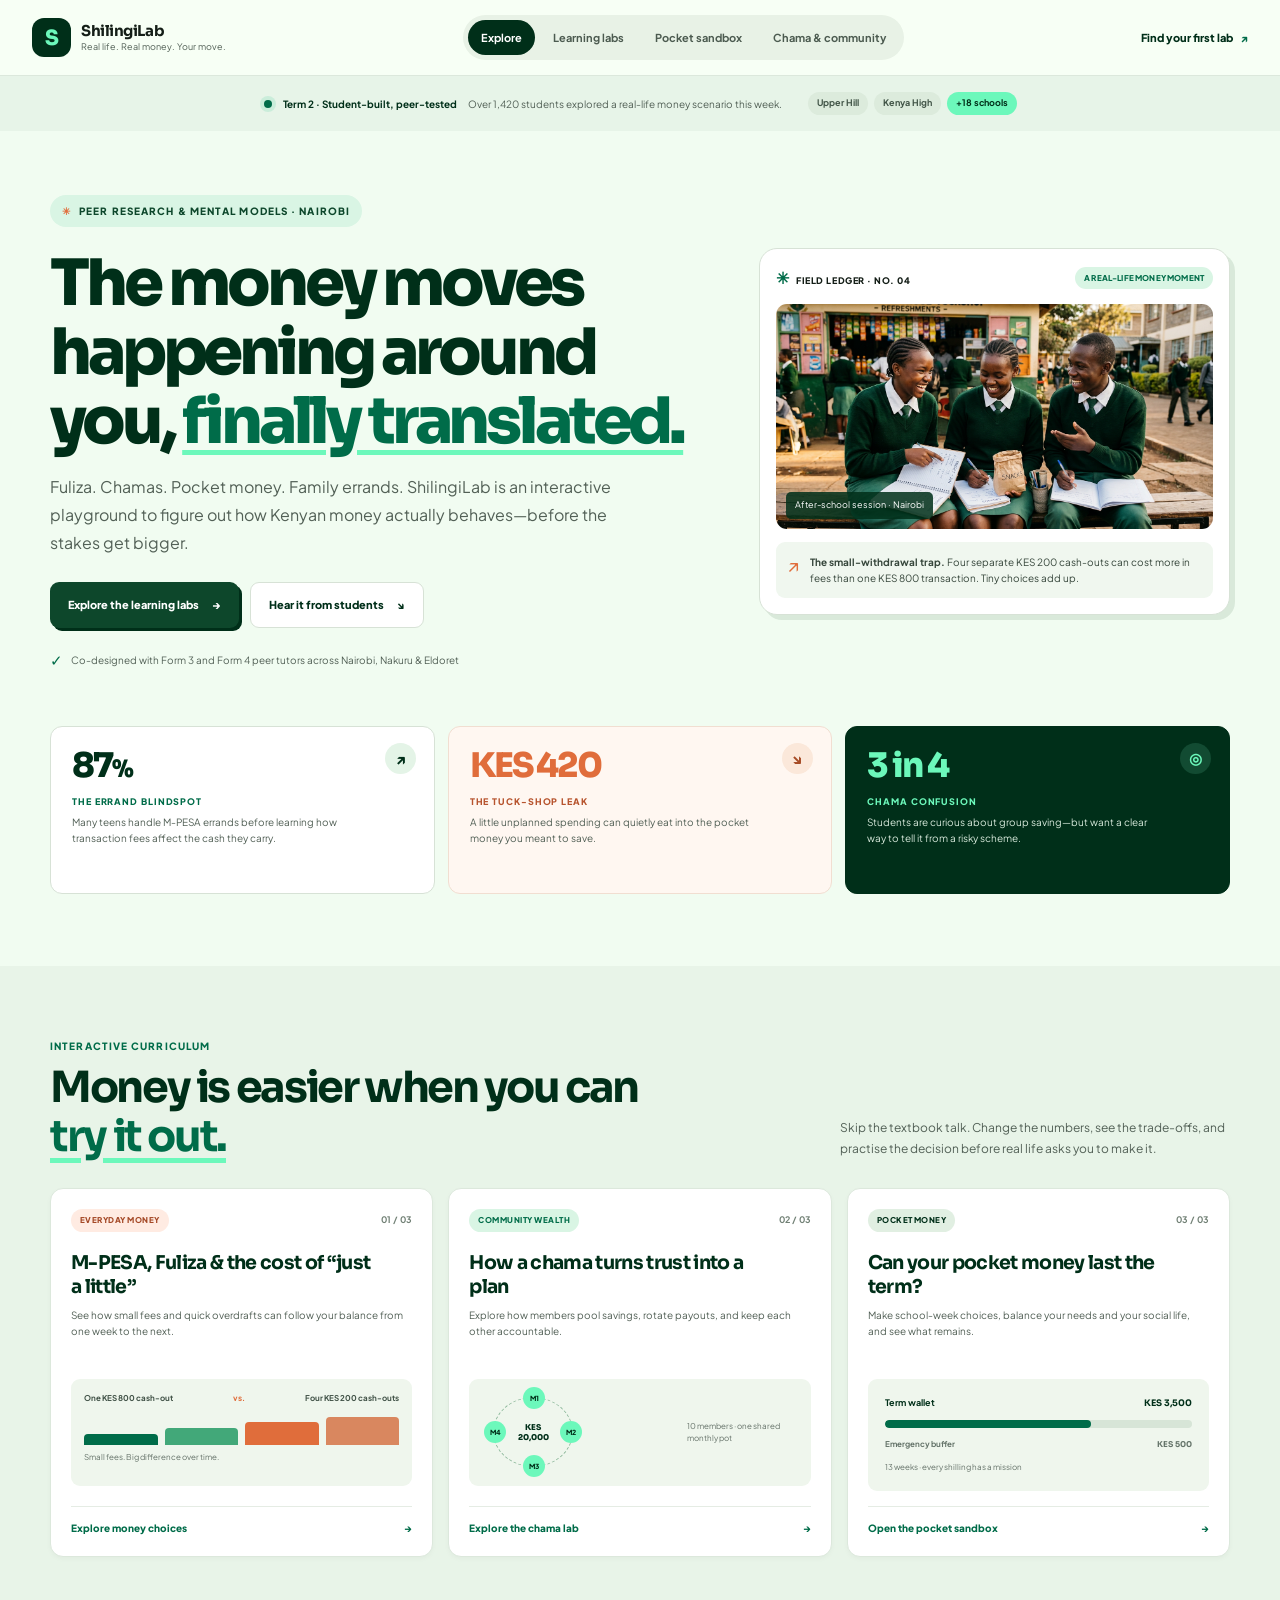
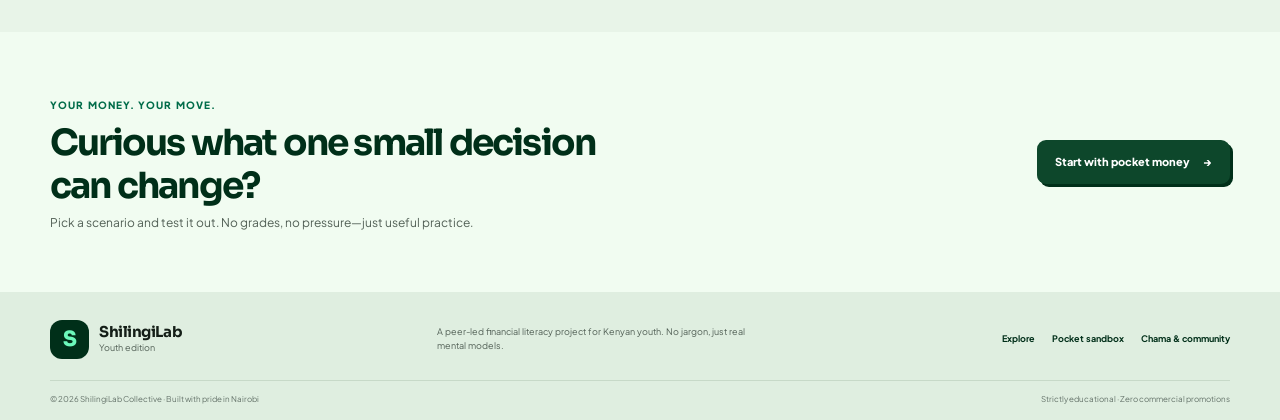
<file: index.html>
<!doctype html>
<html lang="en">
<head>
  <meta charset="utf-8">
  <meta name="viewport" content="width=device-width, initial-scale=1">
  <meta name="theme-color" content="#f1fcf1">
  <meta name="description" content="ShilingiLab makes real Kenyan money moments easier to understand through interactive, student-led financial learning.">
  <title>ShilingiLab — Money moves, made clear</title>
  <link rel="preconnect" href="https://fonts.googleapis.com">
  <link rel="preconnect" href="https://fonts.gstatic.com" crossorigin>
  <link href="https://fonts.googleapis.com/css2?family=Plus+Jakarta+Sans:wght@400;500;600;700;800&family=Sora:wght@600;700;800&display=swap" rel="stylesheet">
  <link rel="stylesheet" href="home.css">
  <script src="home.js" defer></script>
</head>
<body>
  <header class="site-header">
    <a class="brand" href="index.html" aria-label="ShilingiLab homepage"><span class="brand-mark" aria-hidden="true">S</span><span><strong>ShilingiLab</strong><small>Real life. Real money. Your move.</small></span></a>
    <button class="menu-toggle" type="button" aria-expanded="false" aria-controls="main-navigation" aria-label="Open navigation"><span></span><span></span><span></span></button>
    <nav class="main-nav" id="main-navigation" aria-label="Main navigation">
      <a class="active" href="index.html" aria-current="page">Explore</a>
      <a href="#learning-labs">Learning labs</a>
      <a href="pocket-money.html">Pocket sandbox</a>
      <a href="chama.html">Chama &amp; community</a>
    </nav>
    <a class="header-cta" href="#learning-labs">Find your first lab <span aria-hidden="true">↗</span></a>
  </header>

  <main>
    <section class="cohort-strip" aria-label="Student community update"><span class="pulse" aria-hidden="true"></span><strong>Term 2 · Student-built, peer-tested</strong><span class="strip-copy">Over 1,420 students explored a real-life money scenario this week.</span><div class="school-tags"><span>Upper Hill</span><span>Kenya High</span><span>+18 schools</span></div></section>

    <section class="hero wrap" aria-labelledby="hero-title">
      <div class="hero-copy">
        <span class="eyebrow"><span aria-hidden="true">✳</span> Peer research &amp; mental models · Nairobi</span>
        <h1 id="hero-title">The money moves happening around you, <em>finally translated.</em></h1>
        <p class="hero-lede">Fuliza. Chamas. Pocket money. Family errands. ShilingiLab is an interactive playground to figure out how Kenyan money actually behaves—before the stakes get bigger.</p>
        <div class="hero-actions"><a class="button button-primary" href="#learning-labs">Explore the learning labs <span aria-hidden="true">→</span></a><a class="button button-secondary" href="#field-note">Hear it from students <span aria-hidden="true">↘</span></a></div>
        <p class="proof"><span aria-hidden="true">✓</span> Co-designed with Form 3 and Form 4 peer tutors across Nairobi, Nakuru &amp; Eldoret</p>
      </div>
      <aside class="field-card" id="field-note" aria-label="Student field note">
        <div class="card-topline"><span><span class="spark" aria-hidden="true">✳</span> Field ledger · No. 04</span><span class="tag">A real-life money moment</span></div>
        <figure class="student-photo"><img src="assets/kenyan-student-budgeting.png" alt="Kenyan students sharing ideas about money and budgeting" fetchpriority="high"><figcaption>After-school session · Nairobi</figcaption></figure>
        <div class="lesson-note"><span class="note-icon" aria-hidden="true">↗</span><p><strong>The small-withdrawal trap.</strong> Four separate KES 200 cash-outs can cost more in fees than one KES 800 transaction. Tiny choices add up.</p></div>
      </aside>
    </section>

    <section class="impact wrap" aria-label="Money moments students are exploring">
      <article class="impact-card"><div class="impact-number">87<span>%</span></div><span class="impact-label">The errand blindspot</span><p>Many teens handle M-PESA errands before learning how transaction fees affect the cash they carry.</p><span class="impact-mark" aria-hidden="true">↗</span></article>
      <article class="impact-card impact-warm"><div class="impact-number">KES 420</div><span class="impact-label">The tuck-shop leak</span><p>A little unplanned spending can quietly eat into the pocket money you meant to save.</p><span class="impact-mark" aria-hidden="true">↘</span></article>
      <article class="impact-card impact-dark"><div class="impact-number">3 in 4</div><span class="impact-label">Chama confusion</span><p>Students are curious about group saving—but want a clear way to tell it from a risky scheme.</p><span class="impact-mark" aria-hidden="true">◎</span></article>
    </section>

    <section class="labs-section" id="learning-labs" aria-labelledby="labs-title">
      <div class="wrap">
        <div class="section-intro"><div><span class="section-kicker">Interactive curriculum</span><h2 id="labs-title">Money is easier when you can <em>try it out.</em></h2></div><p>Skip the textbook talk. Change the numbers, see the trade-offs, and practise the decision before real life asks you to make it.</p></div>
        <div class="lab-grid">
          <article class="lab-card">
            <div class="lab-meta"><span class="lab-type type-terra">Everyday money</span><span class="lab-index">01 / 03</span></div>
            <div><h3>M-PESA, Fuliza &amp; the cost of “just a little”</h3><p>See how small fees and quick overdrafts can follow your balance from one week to the next.</p></div>
            <div class="mini-visual fee-visual"><div class="mini-head"><span>One KES 800 cash-out</span><strong>vs.</strong><span>Four KES 200 cash-outs</span></div><div class="fee-bars"><i></i><i></i><i></i><i></i></div><span class="mini-foot">Small fees. Big difference over time.</span></div>
            <a class="lab-link" href="pocket-money.html#leak-detector">Explore money choices <span aria-hidden="true">→</span></a>
          </article>
          <article class="lab-card">
            <div class="lab-meta"><span class="lab-type type-mint">Community wealth</span><span class="lab-index">02 / 03</span></div>
            <div><h3>How a chama turns trust into a plan</h3><p>Explore how members pool savings, rotate payouts, and keep each other accountable.</p></div>
            <div class="mini-visual chama-visual"><div class="orbit"><span>M1</span><span>M2</span><span>M3</span><span>M4</span><b>KES<br>20,000</b></div><span class="mini-foot">10 members · one shared monthly pot</span></div>
            <a class="lab-link" href="chama.html">Explore the chama lab <span aria-hidden="true">→</span></a>
          </article>
          <article class="lab-card">
            <div class="lab-meta"><span class="lab-type type-forest">Pocket money</span><span class="lab-index">03 / 03</span></div>
            <div><h3>Can your pocket money last the term?</h3><p>Make school-week choices, balance your needs and your social life, and see what remains.</p></div>
            <div class="mini-visual wallet-visual"><div class="wallet-row"><span>Term wallet</span><strong>KES 3,500</strong></div><div class="wallet-track"><i></i></div><div class="wallet-row subdued"><span>Emergency buffer</span><strong>KES 500</strong></div><span class="mini-foot">13 weeks · every shilling has a mission</span></div>
            <a class="lab-link" href="pocket-money.html">Open the pocket sandbox <span aria-hidden="true">→</span></a>
          </article>
        </div>
      </div>
    </section>

    <section class="bottom-callout wrap"><div><span class="section-kicker">Your money. Your move.</span><h2>Curious what one small decision can change?</h2><p>Pick a scenario and test it out. No grades, no pressure—just useful practice.</p></div><a class="button button-primary" href="pocket-money.html">Start with pocket money <span aria-hidden="true">→</span></a></section>
  </main>

  <footer class="site-footer"><div class="footer-main wrap"><a class="brand" href="index.html" aria-label="ShilingiLab home"><span class="brand-mark" aria-hidden="true">S</span><span><strong>ShilingiLab</strong><small>Youth edition</small></span></a><p>A peer-led financial literacy project for Kenyan youth. No jargon, just real mental models.</p><nav aria-label="Footer navigation"><a href="index.html">Explore</a><a href="pocket-money.html">Pocket sandbox</a><a href="chama.html">Chama &amp; community</a></nav></div><div class="footer-bottom wrap"><span>© 2026 ShilingiLab Collective · Built with pride in Nairobi</span><span>Strictly educational · Zero commercial promotions</span></div></footer>
</body>
</html>
</file>
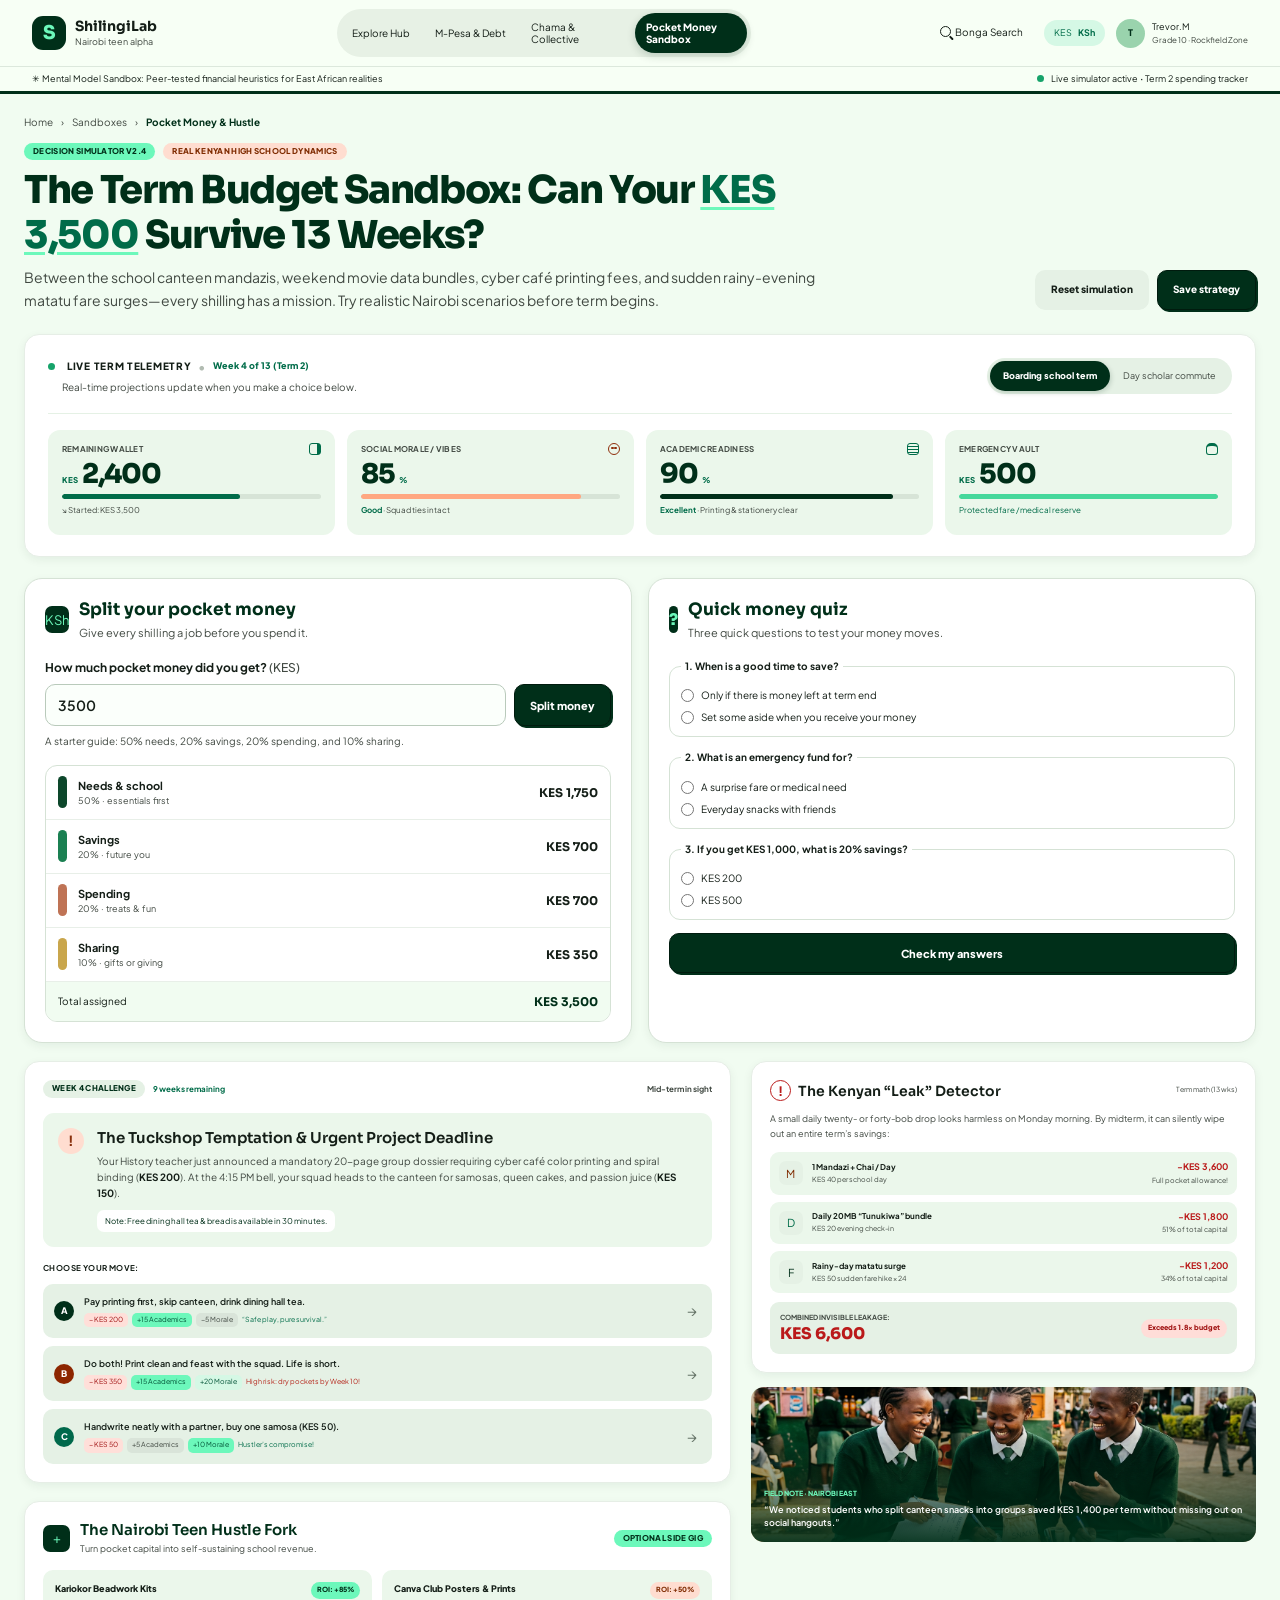
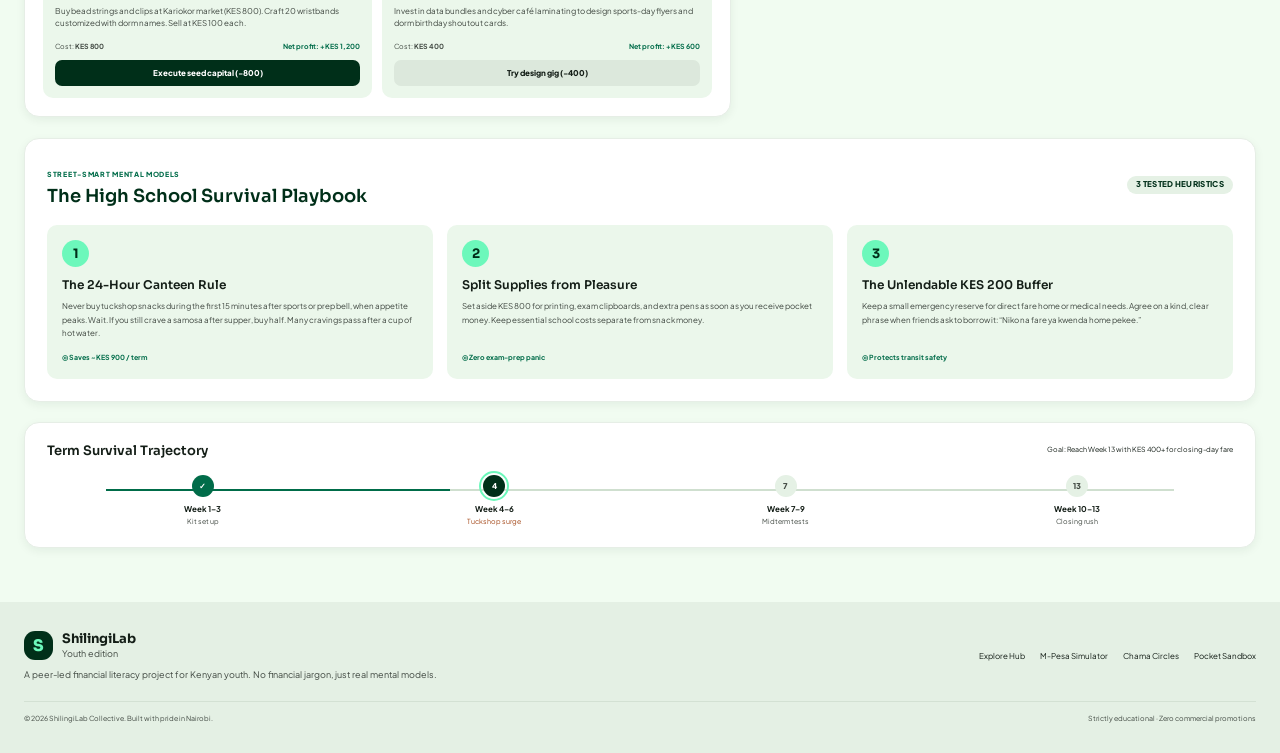
<file: pocket-money.html>
<!doctype html>
<html lang="en">
<head>
  <meta charset="utf-8">
  <meta name="viewport" content="width=device-width, initial-scale=1">
  <meta name="theme-color" content="#f1fcf1">
  <meta name="description" content="Practice smart school-term budgeting with an interactive Kenyan pocket-money simulator.">
  <title>ShilingiLab — Pocket Money Sandbox</title>
  <link rel="preconnect" href="https://fonts.googleapis.com">
  <link rel="preconnect" href="https://fonts.gstatic.com" crossorigin>
  <link href="https://fonts.googleapis.com/css2?family=Plus+Jakarta+Sans:wght@400;500;600;700;800&family=Sora:wght@600;700;800&display=swap" rel="stylesheet">
  <link rel="stylesheet" href="budget.css?v=money-tools">
  <script src="budget.js?v=money-tools" defer></script>
</head>
<body>
  <header class="site-header">
    <a class="brand" href="index.html#home" aria-label="ShilingiLab home">
      <span class="brand-mark" aria-hidden="true">S</span>
      <span><strong>ShilingiLab</strong><small>Nairobi teen alpha</small></span>
    </a>
    <nav class="main-nav" id="main-navigation" aria-label="Main navigation">
      <a href="index.html#home">Explore Hub</a>
      <a href="index.html#leak-detector">M-Pesa &amp; Debt</a>
      <a href="chama.html">Chama &amp; Collective</a>
      <a class="nav-active" href="index.html#home" aria-current="page">Pocket Money Sandbox</a>
    </nav>
    <div class="header-actions">
      <button class="search-button" id="search-button" type="button" aria-label="Search this learning guide"><span class="search-glyph" aria-hidden="true"></span><span>Bonga Search</span></button>
      <span class="currency">KES <b>KSh</b></span>
      <div class="profile-button"><span class="avatar" aria-hidden="true">T</span><span>Trevor.M<small>Grade 10 · Rockfield Zone</small></span></div>
    </div>
    <button class="menu-toggle" id="menu-toggle" type="button" aria-label="Open navigation" aria-expanded="false" aria-controls="main-navigation"><span class="menu-bars" aria-hidden="true"><i></i><i></i><i></i></span></button>
  </header>
  <div class="announcement">
    <span>✳ Mental Model Sandbox: Peer-tested financial heuristics for East African realities</span>
    <span class="announcement-status"><i aria-hidden="true"></i> Live simulator active <b>·</b> Term 2 spending tracker</span>
  </div>

  <main class="container" id="home">
    <section class="hero" aria-labelledby="page-title">
      <div class="hero-copy">
        <nav class="breadcrumb" aria-label="Breadcrumb"><a href="index.html#home">Home</a><span>›</span><a href="#telemetry">Sandboxes</a><span>›</span><strong>Pocket Money &amp; Hustle</strong></nav>
        <div class="hero-badges"><span class="badge badge-mint">Decision simulator v2.4</span><span class="badge badge-terra">Real Kenyan high school dynamics</span></div>
        <h1 id="page-title">The Term Budget Sandbox: Can Your <span>KES 3,500</span> Survive 13 Weeks?</h1>
        <p>Between the school canteen mandazis, weekend movie data bundles, cyber café printing fees, and sudden rainy-evening matatu fare surges—every shilling has a mission. Try realistic Nairobi scenarios before term begins.</p>
      </div>
      <div class="hero-actions">
        <button class="button button-light" id="reset-sim-btn" type="button">Reset simulation</button>
        <button class="button button-primary" id="save-play-btn" type="button">Save strategy</button>
      </div>
    </section>

    <section class="telemetry panel" id="telemetry" aria-labelledby="telemetry-title">
      <div class="telemetry-heading">
        <div>
          <div class="eyebrow-row"><span class="live-dot" aria-hidden="true"></span><h2 id="telemetry-title">Live term telemetry</h2><span class="dot-separator">•</span><span class="week-label" id="term-week-label">Week 4 of 13 (Term 2)</span></div>
          <p>Real-time projections update when you make a choice below.</p>
        </div>
        <div class="mode-switch" role="group" aria-label="School schedule">
          <button class="mode-button selected" id="mode-boarding" type="button" aria-pressed="true">Boarding school term</button>
          <button class="mode-button" id="mode-dayscholar" type="button" aria-pressed="false">Day scholar commute</button>
        </div>
      </div>
      <div class="metrics-grid">
        <article class="metric-card"><div class="metric-top"><span>Remaining wallet</span><span class="metric-indicator wallet-indicator" aria-hidden="true"></span></div><div class="metric-value"><small>KES</small><strong id="wallet-display">2,400</strong></div><div class="meter-track"><span id="wallet-progress-bar" style="width:69%"></span></div><p class="metric-foot">↘ Started: KES 3,500</p></article>
        <article class="metric-card"><div class="metric-top"><span>Social morale / vibes</span><span class="metric-indicator morale-indicator" aria-hidden="true"></span></div><div class="metric-value"><strong id="morale-display">85</strong><small>%</small></div><div class="meter-track terra-track"><span id="morale-progress-bar" style="width:85%"></span></div><p class="metric-foot"><b>Good</b> · Squad ties intact</p></article>
        <article class="metric-card"><div class="metric-top"><span>Academic readiness</span><span class="metric-indicator academic-indicator" aria-hidden="true"></span></div><div class="metric-value"><strong id="academic-display">90</strong><small>%</small></div><div class="meter-track dark-track"><span id="academic-progress-bar" style="width:90%"></span></div><p class="metric-foot"><b>Excellent</b> · Printing &amp; stationery clear</p></article>
        <article class="metric-card"><div class="metric-top"><span>Emergency vault</span><span class="metric-indicator vault-indicator" aria-hidden="true"></span></div><div class="metric-value"><small>KES</small><strong id="buffer-display">500</strong></div><div class="meter-track mint-track"><span style="width:100%"></span></div><p class="metric-foot mint-foot">Protected fare / medical reserve</p></article>
      </div>
    </section>

    <section class="money-lab" aria-label="Pocket money calculator and quiz">
      <section class="money-tool panel" aria-labelledby="money-calculator-title">
        <div class="section-heading"><span class="section-icon" aria-hidden="true">KSh</span><div><h2 id="money-calculator-title">Split your pocket money</h2><p>Give every shilling a job before you spend it.</p></div></div>
        <form id="money-calculator-form" class="money-calculator-form">
          <label for="pocket-money-amount">How much pocket money did you get? <span>(KES)</span></label>
          <div class="amount-entry"><input id="pocket-money-amount" name="amount" type="number" min="1" max="1000000" step="1" value="3500" required inputmode="numeric" aria-describedby="allocation-note"><button class="button button-primary" type="submit">Split money</button></div>
          <p id="allocation-note" class="allocation-note">A starter guide: 50% needs, 20% savings, 20% spending, and 10% sharing.</p>
        </form>
        <div class="allocation-results" id="allocation-results" aria-live="polite" aria-label="Suggested pocket money split">
          <div class="allocation-row"><span class="allocation-swatch needs-swatch" aria-hidden="true"></span><span><strong>Needs &amp; school</strong><small>50% · essentials first</small></span><b id="needs-amount">KES 1,750</b></div>
          <div class="allocation-row"><span class="allocation-swatch savings-swatch" aria-hidden="true"></span><span><strong>Savings</strong><small>20% · future you</small></span><b id="savings-amount">KES 700</b></div>
          <div class="allocation-row"><span class="allocation-swatch spending-swatch" aria-hidden="true"></span><span><strong>Spending</strong><small>20% · treats &amp; fun</small></span><b id="spending-amount">KES 700</b></div>
          <div class="allocation-row"><span class="allocation-swatch sharing-swatch" aria-hidden="true"></span><span><strong>Sharing</strong><small>10% · gifts or giving</small></span><b id="sharing-amount">KES 350</b></div>
          <div class="allocation-total"><span>Total assigned</span><strong id="allocation-total">KES 3,500</strong></div>
        </div>
      </section>

      <section class="money-tool panel" aria-labelledby="money-quiz-title">
        <div class="section-heading"><span class="section-icon quiz-icon" aria-hidden="true">?</span><div><h2 id="money-quiz-title">Quick money quiz</h2><p>Three quick questions to test your money moves.</p></div></div>
        <form id="money-quiz-form" class="money-quiz-form">
          <fieldset class="quiz-question"><legend>1. When is a good time to save?</legend><label><input type="radio" name="quiz-1" value="a"> Only if there is money left at term end</label><label><input type="radio" name="quiz-1" value="b"> Set some aside when you receive your money</label></fieldset>
          <fieldset class="quiz-question"><legend>2. What is an emergency fund for?</legend><label><input type="radio" name="quiz-2" value="a"> A surprise fare or medical need</label><label><input type="radio" name="quiz-2" value="b"> Everyday snacks with friends</label></fieldset>
          <fieldset class="quiz-question"><legend>3. If you get KES 1,000, what is 20% savings?</legend><label><input type="radio" name="quiz-3" value="a"> KES 200</label><label><input type="radio" name="quiz-3" value="b"> KES 500</label></fieldset>
          <button class="button button-primary" type="submit">Check my answers</button>
          <p id="quiz-result" class="quiz-result" aria-live="polite" hidden></p>
        </form>
      </section>
    </section>

    <div class="content-grid">
      <div class="content-column">
        <section class="scenario panel" aria-labelledby="scenario-title">
          <div class="section-meta"><div><span class="badge badge-soft">Week 4 challenge</span><span class="remaining-label">9 weeks remaining</span></div><span class="midterm">Mid-term in sight</span></div>
          <article class="challenge-card"><div class="challenge-icon" aria-hidden="true">!</div><div><h2 id="scenario-title">The Tuckshop Temptation &amp; Urgent Project Deadline</h2><p>Your History teacher just announced a mandatory 20-page group dossier requiring cyber café color printing and spiral binding (<strong>KES 200</strong>). At the 4:15 PM bell, your squad heads to the canteen for samosas, queen cakes, and passion juice (<strong>KES 150</strong>).</p><span class="challenge-note">Note: Free dining hall tea &amp; bread is available in 30 minutes.</span></div></article>
          <div class="decision-list" role="group" aria-label="Choose your budget decision">
            <h3>Choose your move:</h3>
            <button class="decision-card" type="button" data-choice="A"><span class="choice-letter">A</span><span class="decision-copy"><strong>Pay printing first, skip canteen, drink dining hall tea.</strong><span class="choice-tags"><i class="tag-loss">− KES 200</i><i class="tag-gain">+15 Academics</i><i>−5 Morale</i><em>“Safe play, pure survival.”</em></span></span><span class="arrow" aria-hidden="true">→</span></button>
            <button class="decision-card" type="button" data-choice="B"><span class="choice-letter terra-choice">B</span><span class="decision-copy"><strong>Do both! Print clean and feast with the squad. Life is short.</strong><span class="choice-tags"><i class="tag-loss">− KES 350</i><i class="tag-gain">+15 Academics</i><i class="tag-social">+20 Morale</i><em class="risk-text">High risk: dry pockets by Week 10!</em></span></span><span class="arrow" aria-hidden="true">→</span></button>
            <button class="decision-card" type="button" data-choice="C"><span class="choice-letter mint-choice">C</span><span class="decision-copy"><strong>Handwrite neatly with a partner, buy one samosa (KES 50).</strong><span class="choice-tags"><i class="tag-loss">− KES 50</i><i>+5 Academics</i><i class="tag-gain">+10 Morale</i><em>Hustler’s compromise!</em></span></span><span class="arrow" aria-hidden="true">→</span></button>
          </div>
          <div class="decision-feedback" id="decision-feedback" hidden aria-live="polite"><span id="feedback-icon" aria-hidden="true">✓</span><div><strong id="feedback-title">Decision applied</strong><p id="feedback-desc">Your term cash balance and morale metrics have updated.</p></div></div>
        </section>

        <section class="hustle panel" aria-labelledby="hustle-title">
          <div class="section-heading"><span class="section-icon" aria-hidden="true">+</span><div><h2 id="hustle-title">The Nairobi Teen Hustle Fork</h2><p>Turn pocket capital into self-sustaining school revenue.</p></div><span class="badge badge-mint">Optional side gig</span></div>
          <div class="hustle-grid">
            <article class="hustle-card"><div><div class="hustle-title"><h3>Kariokor Beadwork Kits</h3><span class="roi">ROI: +85%</span></div><p>Buy bead strings and clips at Kariokor market (KES 800). Craft 20 wristbands customized with dorm names. Sell at KES 100 each.</p></div><div class="hustle-bottom"><div><span>Cost: <b>KES 800</b></span><strong>Net profit: +KES 1,200</strong></div><button class="hustle-button" id="invest-beads-btn" type="button">Execute seed capital (−800)</button></div></article>
            <article class="hustle-card"><div><div class="hustle-title"><h3>Canva Club Posters &amp; Prints</h3><span class="roi roi-terra">ROI: +50%</span></div><p>Invest in data bundles and cyber café laminating to design sports-day flyers and dorm birthday shoutout cards.</p></div><div class="hustle-bottom"><div><span>Cost: <b>KES 400</b></span><strong>Net profit: +KES 600</strong></div><button class="hustle-button secondary-hustle" id="invest-flyer-btn" type="button">Try design gig (−400)</button></div></article>
          </div>
        </section>
      </div>

      <aside class="content-column side-column">
        <section class="leak panel" id="leak-detector" aria-labelledby="leak-title">
          <div class="leak-heading"><span class="drop-icon" aria-hidden="true">!</span><h2 id="leak-title">The Kenyan “Leak” Detector</h2><span>Term math (13 wks)</span></div>
          <p>A small daily twenty- or forty-bob drop looks harmless on Monday morning. By midterm, it can silently wipe out an entire term’s savings:</p>
          <div class="leak-list">
            <article class="leak-row"><span class="leak-symbol" aria-hidden="true">M</span><div><strong>1 Mandazi + Chai / Day</strong><small>KES 40 per school day</small></div><div class="leak-total"><strong>−KES 3,600</strong><small>Full pocket allowance!</small></div></article>
            <article class="leak-row"><span class="leak-symbol wifi-symbol" aria-hidden="true">D</span><div><strong>Daily 20MB “Tunukiwa” bundle</strong><small>KES 20 evening check-in</small></div><div class="leak-total"><strong>−KES 1,800</strong><small>51% of total capital</small></div></article>
            <article class="leak-row"><span class="leak-symbol bus-symbol" aria-hidden="true">F</span><div><strong>Rainy-day matatu surge</strong><small>KES 50 sudden fare hike × 24</small></div><div class="leak-total"><strong>−KES 1,200</strong><small>34% of total capital</small></div></article>
          </div>
          <div class="leak-summary"><div><span>Combined invisible leakage:</span><strong>KES 6,600</strong></div><span class="over-budget">Exceeds 1.8× budget</span></div>
        </section>
        <article class="field-note"><img src="assets/kenyan-student-budgeting.png" alt="Three Kenyan high school students sharing a budget conversation outside school" loading="lazy"><div class="field-note-copy"><span>Field note · Nairobi East</span><p>“We noticed students who split canteen snacks into groups saved KES 1,400 per term without missing out on social hangouts.”</p></div></article>
      </aside>
    </div>

    <section class="playbook panel" id="playbook" aria-labelledby="playbook-title">
      <div class="section-heading playbook-heading"><div><span class="section-kicker">Street-smart mental models</span><h2 id="playbook-title">The High School Survival Playbook</h2></div><span class="badge badge-soft">3 tested heuristics</span></div>
      <div class="playbook-grid">
        <article class="rule-card"><span class="rule-number">1</span><h3>The 24-Hour Canteen Rule</h3><p>Never buy tuckshop snacks during the first 15 minutes after sports or prep bell, when appetite peaks. Wait. If you still crave a samosa after supper, buy half. Many cravings pass after a cup of hot water.</p><strong>◎ Saves ~KES 900 / term</strong></article>
        <article class="rule-card"><span class="rule-number">2</span><h3>Split Supplies from Pleasure</h3><p>Set aside KES 800 for printing, exam clipboards, and extra pens as soon as you receive pocket money. Keep essential school costs separate from snack money.</p><strong>◎ Zero exam-prep panic</strong></article>
        <article class="rule-card"><span class="rule-number">3</span><h3>The Unlendable KES 200 Buffer</h3><p>Keep a small emergency reserve for direct fare home or medical needs. Agree on a kind, clear phrase when friends ask to borrow it: “Niko na fare ya kwenda home pekee.”</p><strong>◎ Protects transit safety</strong></article>
      </div>
    </section>

    <section class="trajectory panel" aria-labelledby="trajectory-title"><div class="trajectory-heading"><h2 id="trajectory-title">Term Survival Trajectory</h2><span>Goal: Reach Week 13 with KES 400+ for closing-day fare</span></div><ol class="timeline"><li class="complete"><span>✓</span><b>Week 1–3</b><small>Kit set up</small></li><li class="current"><span>4</span><b>Week 4–6</b><small>Tuckshop surge</small></li><li><span>7</span><b>Week 7–9</b><small>Midterm tests</small></li><li><span>13</span><b>Week 10–13</b><small>Closing rush</small></li></ol></section>
  </main>

  <footer class="site-footer"><div class="footer-main"><div><a class="brand footer-brand" href="index.html#home"><span class="brand-mark" aria-hidden="true">S</span><span><strong>ShilingiLab</strong><small>Youth edition</small></span></a><p>A peer-led financial literacy project for Kenyan youth. No financial jargon, just real mental models.</p></div><nav aria-label="Footer navigation"><a href="index.html#home">Explore Hub</a><a href="index.html#leak-detector">M-Pesa Simulator</a><a href="chama.html">Chama Circles</a><a href="index.html#home">Pocket Sandbox</a></nav></div><div class="footer-bottom"><span>© 2026 ShilingiLab Collective. Built with pride in Nairobi.</span><span>Strictly educational · Zero commercial promotions</span></div></footer>
</body>
</html>
</file>
<file: home.css>
:root{--canvas:#f1fcf1;--surface:#fff;--soft:#e8f4e8;--ink:#141e17;--muted:#526056;--forest:#002f19;--forest-2:#0d472b;--mint:#6cf8bb;--mint-deep:#006c49;--terra:#e06d3b;--line:#d7e2d6;--sora:'Sora',sans-serif;--jakarta:'Plus Jakarta Sans',sans-serif}*{box-sizing:border-box}html{scroll-behavior:smooth;scroll-padding-top:94px}body{margin:0;background:var(--canvas);color:var(--ink);font:15px/1.6 var(--jakarta);-webkit-font-smoothing:antialiased}a{color:inherit;text-decoration:none}button{font:inherit}.wrap{width:min(1180px,calc(100% - 64px));margin-inline:auto}.site-header{height:76px;padding:0 max(32px,calc((100% - 1280px)/2));display:flex;align-items:center;justify-content:space-between;gap:28px;background:#f7fff5;border-bottom:1px solid #dce8dc;position:sticky;top:0;z-index:5}.brand{display:flex;align-items:center;gap:10px;white-space:nowrap}.brand-mark{width:39px;height:39px;border-radius:12px;background:var(--forest);color:var(--mint);display:grid;place-items:center;font:800 21px var(--sora)}.brand strong,.brand small{display:block}.brand strong{font:700 15px var(--sora);letter-spacing:-.03em}.brand small{font-size:9px;color:var(--muted)}.main-nav{display:flex;align-items:center;gap:5px;padding:5px;background:#e8f2e6;border-radius:999px}.main-nav a{padding:9px 13px;border-radius:99px;font-size:11px;font-weight:700;color:#4c5b50;transition:background .18s,color .18s}.main-nav a:hover,.main-nav a:focus-visible{background:#d7e8d8;color:var(--forest)}.main-nav a.active{background:var(--forest);color:#fff}.header-cta{font-size:11px;font-weight:800;color:var(--forest);white-space:nowrap}.header-cta span{color:var(--mint-deep);margin-left:5px}.menu-toggle{display:none}.cohort-strip{min-height:55px;display:flex;align-items:center;justify-content:center;gap:11px;padding:10px 24px;background:#e7f4e8;color:var(--forest);font-size:10px}.cohort-strip strong{font-size:10px}.strip-copy{color:var(--muted)}.pulse{width:8px;height:8px;background:var(--mint-deep);border-radius:50%;box-shadow:0 0 0 4px #10b98122}.school-tags{display:flex;gap:6px;margin-left:15px}.school-tags span{padding:4px 9px;border-radius:99px;background:#dcebdc;color:#415447;font-size:9px;font-weight:700}.school-tags span:last-child{background:var(--mint);color:var(--forest)}.hero{display:grid;grid-template-columns:minmax(0,1.15fr) minmax(330px,.85fr);gap:72px;align-items:center;padding-top:64px;padding-bottom:58px}.hero-copy{max-width:650px}.eyebrow,.section-kicker{display:inline-flex;align-items:center;gap:8px;text-transform:uppercase;letter-spacing:.11em;font-size:10px;font-weight:800;color:var(--mint-deep)}.eyebrow{padding:8px 12px;border-radius:99px;background:#d9f5e4;color:var(--forest-2)}.eyebrow span{color:var(--terra)}h1,h2,h3,p{margin-top:0}.hero h1{font:800 clamp(42px,5vw,68px)/1.08 var(--sora);letter-spacing:-.065em;color:var(--forest);margin:22px 0 17px}.hero h1 em,.section-intro h2 em{font-style:normal;color:var(--mint-deep);text-decoration:underline;text-decoration-color:var(--mint);text-decoration-thickness:5px;text-underline-offset:7px}.hero-lede{max-width:590px;margin-bottom:25px;color:var(--muted);font-size:16px;line-height:1.75}.hero-actions{display:flex;flex-wrap:wrap;gap:11px}.button{display:inline-flex;align-items:center;justify-content:center;gap:13px;padding:13px 18px;border-radius:9px;font-size:11px;font-weight:800;transition:transform .16s,box-shadow .16s,background .16s}.button:hover{transform:translateY(-2px)}.button-primary{color:#fff;background:var(--forest-2);box-shadow:3px 3px 0 #002f19}.button-primary:hover{background:var(--forest)}.button-secondary{color:var(--forest);background:#fff;border:1px solid var(--line)}.proof{display:flex;align-items:flex-start;gap:8px;margin:24px 0 0;color:var(--muted);font-size:10px}.proof span{color:var(--mint-deep);font-size:15px;line-height:1}.field-card{padding:16px;border-radius:18px;background:#fff;border:1px solid var(--line);box-shadow:5px 5px 0 #d9e9da;position:relative}.card-topline{display:flex;align-items:center;justify-content:space-between;gap:8px;margin-bottom:13px;font-size:9px;font-weight:800;text-transform:uppercase;letter-spacing:.06em}.spark{color:var(--mint-deep);font-size:16px;margin-right:4px}.tag{padding:5px 9px;border-radius:99px;background:#d9f5e4;color:var(--mint-deep);font-size:8px;letter-spacing:.02em}.student-photo{height:225px;margin:0;position:relative;overflow:hidden;border-radius:11px;background:#d7e9da}.student-photo img{width:100%;height:100%;object-fit:cover;display:block}.student-photo figcaption{position:absolute;left:10px;bottom:10px;padding:6px 9px;background:#002f19d9;color:#fff;border-radius:5px;font-size:9px}.lesson-note{display:flex;gap:10px;align-items:flex-start;margin-top:13px;padding:12px;background:#f0f7ef;border-radius:9px}.note-icon{color:var(--terra);font-size:19px;line-height:1.1}.lesson-note p{margin:0;font-size:10px;color:#36463b;line-height:1.6}.impact{display:grid;grid-template-columns:repeat(3,1fr);gap:13px;padding-bottom:72px}.impact-card{min-height:168px;position:relative;overflow:hidden;padding:19px 21px;border:1px solid var(--line);border-radius:12px;background:#fff}.impact-warm{background:#fff7f1;border-color:#f1ded1}.impact-dark{background:var(--forest);border-color:var(--forest);color:#fff}.impact-number{font:800 34px/1.2 var(--sora);letter-spacing:-.06em;color:var(--forest)}.impact-number span{font-size:24px}.impact-warm .impact-number{color:var(--terra)}.impact-dark .impact-number{color:var(--mint)}.impact-label{display:block;margin-top:8px;color:var(--mint-deep);font-size:9px;font-weight:800;letter-spacing:.1em;text-transform:uppercase}.impact-warm .impact-label{color:#b7542e}.impact-dark .impact-label{color:var(--mint)}.impact-card p{max-width:300px;margin:5px 0 0;color:var(--muted);font-size:10px;line-height:1.6}.impact-dark p{color:#d5e8da}.impact-mark{position:absolute;right:18px;top:16px;width:31px;height:31px;display:grid;place-items:center;border-radius:50%;background:#e4f4e7;color:var(--forest);font-weight:800}.impact-warm .impact-mark{background:#fbe8da;color:#a64b25}.impact-dark .impact-mark{background:#124b32;color:var(--mint)}.labs-section{padding:66px 0 75px;background:#e8f4e8}.section-intro{display:flex;align-items:flex-end;justify-content:space-between;gap:40px;margin-bottom:26px}.section-intro h2{max-width:600px;margin:7px 0 0;font:700 clamp(29px,3.4vw,43px)/1.15 var(--sora);letter-spacing:-.055em;color:var(--forest)}.section-intro>p{max-width:390px;margin:0 0 3px;color:var(--muted);font-size:12px;line-height:1.75}.lab-grid{display:grid;grid-template-columns:repeat(3,1fr);gap:15px}.lab-card{min-height:355px;padding:20px;display:flex;flex-direction:column;align-items:stretch;background:#fff;border:1px solid #dce8dc;border-radius:13px;box-shadow:0 2px 5px #002f1908}.lab-meta{display:flex;align-items:center;justify-content:space-between;margin-bottom:19px}.lab-type{padding:5px 9px;border-radius:99px;font-size:8px;font-weight:800;text-transform:uppercase;letter-spacing:.06em}.type-terra{background:#ffebe2;color:#a44826}.type-mint{background:#d9f5e4;color:#006c49}.type-forest{background:#e1efe2;color:var(--forest)}.lab-index{font-size:9px;color:#718075;font-weight:700}.lab-card h3{max-width:300px;margin-bottom:7px;color:var(--forest);font:700 19px/1.3 var(--sora);letter-spacing:-.035em}.lab-card>div:nth-child(2) p{min-height:56px;margin:0;color:var(--muted);font-size:10px;line-height:1.65}.mini-visual{min-height:107px;margin:16px 0 15px;padding:13px;border-radius:9px;background:#eff6ed}.mini-head{display:flex;justify-content:space-between;gap:8px;align-items:center;font-size:8px;font-weight:700;color:#415247}.mini-head strong{color:var(--terra)}.fee-bars{height:29px;display:flex;align-items:end;gap:7px;margin:11px 0 6px}.fee-bars i{height:8px;flex:1;border-radius:4px 4px 0 0;background:#90c9a0}.fee-bars i:first-child{height:11px;background:var(--mint-deep)}.fee-bars i:nth-child(2){height:17px;background:#42a879}.fee-bars i:nth-child(3){height:23px;background:var(--terra)}.fee-bars i:last-child{height:28px;background:#d9875f}.mini-foot{display:block;color:#66736a;font-size:8px}.chama-visual{display:flex;align-items:center;justify-content:space-between;padding-inline:24px}.orbit{width:80px;height:70px;position:relative;border:1px dashed #93bca0;border-radius:50%}.orbit span{position:absolute;width:22px;height:22px;display:grid;place-items:center;border-radius:50%;background:var(--mint);color:var(--forest);font-size:7px;font-weight:800}.orbit span:first-child{left:29px;top:-11px}.orbit span:nth-child(2){right:-10px;top:23px}.orbit span:nth-child(3){left:29px;bottom:-11px}.orbit span:nth-child(4){left:-10px;top:23px}.orbit b{position:absolute;inset:0;display:grid;place-content:center;text-align:center;color:var(--forest);font:800 8px/1.3 var(--sora)}.chama-visual .mini-foot{max-width:100px}.wallet-visual{padding:17px}.wallet-row{display:flex;justify-content:space-between;gap:8px;font-size:9px;font-weight:700;color:var(--forest)}.wallet-row strong{font-family:var(--sora)}.wallet-track{height:8px;margin:10px 0;border-radius:99px;background:#d7e5d7;overflow:hidden}.wallet-track i{display:block;width:67%;height:100%;border-radius:inherit;background:var(--mint-deep)}.wallet-row.subdued{font-size:8px;color:#65746a}.wallet-visual .mini-foot{margin-top:10px}.lab-link{display:flex;justify-content:space-between;align-items:center;margin-top:auto;padding-top:13px;border-top:1px solid #e5ece4;color:var(--mint-deep);font-size:10px;font-weight:800}.lab-link:hover{color:var(--forest)}.bottom-callout{display:flex;align-items:center;justify-content:space-between;gap:26px;padding-top:59px;padding-bottom:59px}.bottom-callout h2{max-width:590px;margin:6px 0;color:var(--forest);font:700 clamp(25px,3vw,36px)/1.2 var(--sora);letter-spacing:-.05em}.bottom-callout p{margin:0;color:var(--muted);font-size:12px}.bottom-callout .button{flex:none}.site-footer{padding:28px 0 15px;background:#dfeee0}.footer-main{display:flex;align-items:center;justify-content:space-between;gap:22px}.footer-main>p{max-width:310px;margin:0;color:var(--muted);font-size:9px}.footer-main nav{display:flex;gap:17px;flex-wrap:wrap;font-size:9px;font-weight:700;color:var(--forest)}.footer-main nav a:hover{text-decoration:underline}.footer-bottom{display:flex;justify-content:space-between;gap:12px;margin-top:21px;padding-top:12px;border-top:1px solid #c7d9c8;color:#65736a;font-size:8px}a:focus-visible,button:focus-visible{outline:3px solid #10b981;outline-offset:3px}@media(max-width:900px){.site-header{padding-inline:24px;gap:18px}.main-nav a{padding-inline:9px;font-size:10px}.hero{gap:38px}.lab-card{padding:16px}.lab-card h3{font-size:17px}}@media(max-width:700px){.wrap{width:calc(100% - 36px)}.site-header{height:66px;padding:0 18px}.header-cta{display:none}.menu-toggle{width:38px;height:36px;display:flex;flex-direction:column;justify-content:center;gap:5px;padding:7px 9px;border:1px solid var(--line);border-radius:8px;background:#fff}.menu-toggle span{width:18px;height:2px;background:var(--forest);border-radius:2px}.main-nav{position:absolute;top:59px;left:12px;right:12px;display:none;align-items:stretch;flex-direction:column;padding:8px;border:1px solid var(--line);border-radius:12px;background:#f8fff7;box-shadow:0 12px 25px #002f1924}.main-nav.is-open{display:flex}.main-nav a{padding:12px;border-radius:8px;font-size:12px}.cohort-strip{justify-content:flex-start;flex-wrap:wrap;padding:11px 18px;gap:8px}.strip-copy{flex-basis:calc(100% - 20px);margin-left:16px}.school-tags{margin:2px 0 0 24px}.hero{grid-template-columns:1fr;gap:28px;padding-top:42px;padding-bottom:40px}.hero h1{font-size:clamp(38px,11vw,54px)}.hero-lede{font-size:14px}.proof{font-size:9px}.field-card{max-width:520px}.student-photo{height:210px}.impact{grid-template-columns:1fr;padding-bottom:47px}.impact-card{min-height:145px}.labs-section{padding:48px 0}.section-intro{display:block;margin-bottom:20px}.section-intro h2{font-size:32px}.section-intro>p{margin-top:12px;font-size:11px}.lab-grid{grid-template-columns:1fr}.lab-card{min-height:unset;padding:19px}.lab-card>div:nth-child(2) p{min-height:unset}.mini-visual{min-height:100px}.bottom-callout{align-items:flex-start;flex-direction:column;padding-top:42px;padding-bottom:42px}.bottom-callout h2{font-size:29px}.footer-main{align-items:flex-start;flex-direction:column}.footer-main nav{gap:13px}.footer-bottom{align-items:flex-start;flex-direction:column}}@media(prefers-reduced-motion:reduce){html{scroll-behavior:auto}.button,.main-nav a{transition:none}.button:hover{transform:none}}
</file>
<file: budget.css>
/* Budget sandbox page styles: vanilla CSS, tuned to the supplied ShilingiLab design. */
:root{--canvas:#f1fcf1;--surface:#fff;--surface-low:#ebf7eb;--surface-mid:#e5f1e5;--surface-high:#e0ebe0;--ink:#141e17;--muted:#414942;--forest:#002f19;--forest-2:#0d472b;--mint:#6cf8bb;--mint-deep:#006c49;--line:#d5e2d5;--terra:#ffb598;--error:#ba1a1a;--shadow:0 3px 10px #002f1910;--sora:'Sora',sans-serif;--jakarta:'Plus Jakarta Sans',sans-serif}*{box-sizing:border-box}html{scroll-behavior:smooth;scroll-padding-top:100px}body{margin:0;background:var(--canvas);color:var(--ink);font:14px/1.55 var(--jakarta),sans-serif;-webkit-font-smoothing:antialiased}button,a{font:inherit}button{color:inherit}a{color:inherit;text-decoration:none}.site-header{min-height:66px;padding:9px clamp(16px,2.5vw,34px);display:flex;align-items:center;justify-content:space-between;gap:16px;background:#f7fff5;border-bottom:1px solid #dce8dc;position:sticky;top:0;z-index:10}.brand{display:flex;gap:9px;align-items:center;white-space:nowrap}.brand-mark{width:34px;height:34px;border-radius:11px;background:var(--forest);color:var(--mint);display:grid;place-items:center;font:800 19px var(--sora)}.brand strong{font:700 14px var(--sora);display:block}.brand small{font-size:9px;color:var(--muted);display:block}.main-nav{display:flex;align-items:center;gap:3px;border-radius:100px;background:#e7f1e5;padding:4px}.main-nav a{font-size:10px;line-height:1.2;padding:8px 11px;border-radius:100px;max-width:112px;transition:background-color .18s ease,color .18s ease,box-shadow .18s ease}.main-nav a:hover,.main-nav a:focus-visible{background:#dcebdc;color:var(--forest);outline:2px solid transparent}.main-nav .nav-active{background:var(--forest);color:#fff;font-weight:800;box-shadow:0 3px 8px #002f1930}.header-actions{display:flex;align-items:center;gap:11px}.search-button{border:0;background:transparent;border-radius:20px;padding:8px 10px;cursor:pointer;font-size:10px;white-space:nowrap}.search-button:hover{background:#e7f1e5}.search-glyph{display:inline-block;position:relative;width:11px;height:11px;border:1.5px solid currentColor;border-radius:50%;vertical-align:-1px;margin-right:4px}.search-glyph::after{content:"";position:absolute;width:5px;height:1.5px;background:currentColor;right:-4px;bottom:-2px;transform:rotate(45deg);border-radius:1px}.currency{background:#d5f8e5;color:var(--mint-deep);border-radius:20px;padding:6px 10px;font-size:9px;white-space:nowrap}.currency b{margin-left:4px}.profile-button{display:flex;align-items:center;gap:7px;font-size:9px;white-space:nowrap}.profile-button small{display:block;color:var(--muted);font-size:8px}.avatar{width:29px;height:29px;display:grid;place-items:center;border-radius:50%;background:#9ad3ad;color:var(--forest);font-weight:800}.menu-toggle{display:none;width:40px;height:40px;border:0;background:transparent;cursor:pointer;padding:9px}.menu-bars{display:flex;flex-direction:column;gap:4px;width:20px}.menu-bars i{display:block;width:100%;height:2px;border-radius:2px;background:var(--forest);transition:transform .18s ease,opacity .18s ease}.menu-toggle[aria-expanded=true] .menu-bars i:first-child{transform:translateY(6px) rotate(45deg)}.menu-toggle[aria-expanded=true] .menu-bars i:nth-child(2){opacity:0}.menu-toggle[aria-expanded=true] .menu-bars i:last-child{transform:translateY(-6px) rotate(-45deg)}.announcement{min-height:27px;padding:5px clamp(16px,2.5vw,34px);display:flex;justify-content:space-between;gap:16px;align-items:center;background:#f7fff5;border-bottom:3px solid var(--forest);font-size:9px}.announcement-status{white-space:nowrap}.announcement-status i,.live-dot{display:inline-block;width:7px;height:7px;border-radius:50%;background:#16a36a;margin-right:5px}.container{width:min(100% - 48px,1440px);margin:0 auto;padding:21px 0 54px}.hero{display:flex;align-items:flex-end;justify-content:space-between;gap:28px;margin-bottom:21px}.hero-copy{max-width:850px}.breadcrumb{display:flex;align-items:center;gap:8px;font-size:10px;color:var(--muted);margin-bottom:12px}.breadcrumb strong{font-weight:700;color:var(--forest)}.hero-badges{display:flex;gap:8px;flex-wrap:wrap;margin-bottom:8px}.badge{display:inline-flex;align-items:center;border-radius:100px;padding:4px 9px;font-size:8px;line-height:1.15;font-weight:800;text-transform:uppercase;letter-spacing:.04em}.badge-mint{background:var(--mint);color:var(--forest)}.badge-terra{background:#ffddd0;color:#7f2b00}.badge-soft{background:var(--surface-mid);color:var(--forest)}h1,h2,h3,p{margin-top:0}.hero h1{max-width:900px;margin:0 0 8px;font:800 clamp(27px,3vw,42px)/1.18 var(--sora);letter-spacing:-.035em;color:var(--forest)}.hero h1 span{color:var(--mint-deep);text-decoration:underline;text-decoration-color:var(--mint);text-decoration-thickness:3px;text-underline-offset:4px}.hero-copy>p{max-width:810px;margin:0;color:var(--muted);font-size:14px;line-height:1.65}.hero-actions{display:flex;gap:8px;flex:0 0 auto;margin-bottom:3px}.button{display:inline-flex;align-items:center;justify-content:center;gap:7px;min-height:40px;padding:9px 15px;border-radius:10px;border:1px solid transparent;font-size:10px;font-weight:800;cursor:pointer;transition:transform .16s ease,background .16s ease}.button:hover{transform:translateY(-1px)}.button-light{background:#e5f1e5;color:var(--ink)}.button-primary{background:var(--forest);color:#fff;border-color:#001b0e;box-shadow:2px 2px 0 var(--forest)}.button-primary:hover{background:var(--forest-2)}button:focus-visible,a:focus-visible{outline:3px solid #10b981;outline-offset:3px}.panel{background:var(--surface);border:1px solid #e6eee6;border-radius:15px;box-shadow:var(--shadow)}.telemetry{padding:21px 23px;margin-bottom:21px}.telemetry-heading{display:flex;justify-content:space-between;align-items:center;gap:16px;padding-bottom:17px;margin-bottom:16px;border-bottom:1px solid var(--surface-mid)}.eyebrow-row{display:flex;align-items:center;gap:7px}.eyebrow-row h2{font-size:10px;text-transform:uppercase;letter-spacing:.07em;margin:0;font-weight:800}.dot-separator{color:#b2bcb2}.week-label{font-size:9px;color:var(--mint-deep);font-weight:800}.telemetry-heading p{margin:3px 0 0 14px;color:var(--muted);font-size:10px}.mode-switch{display:inline-flex;padding:3px;border-radius:30px;background:var(--surface-mid)}.mode-button{border:0;border-radius:24px;padding:8px 13px;background:transparent;color:var(--muted);font-size:9px;cursor:pointer;white-space:nowrap}.mode-button.selected{background:var(--forest);color:#fff;font-weight:800;box-shadow:1px 2px 5px #002f1930}.metrics-grid{display:grid;grid-template-columns:repeat(4,minmax(0,1fr));gap:12px}.metric-card{background:var(--surface-low);border-radius:12px;padding:13px 14px;min-height:105px}.metric-top{display:flex;align-items:center;justify-content:space-between;color:var(--muted);font-size:8px;text-transform:uppercase;letter-spacing:.03em;font-weight:700}.metric-top>span:last-child{font-size:14px;color:var(--mint-deep)}.metric-indicator{display:inline-block;width:12px;height:12px;border:1.5px solid currentColor;border-radius:3px}.wallet-indicator{background:linear-gradient(90deg,transparent 70%,var(--mint-deep) 70%)}.academic-indicator{background:repeating-linear-gradient(to bottom,transparent 0 2px,#006c49 2px 3px)}.vault-indicator{border-radius:5px 5px 3px 3px;border-top-width:3px}.morale-indicator{border-radius:50%;border-color:#8f2e0b;background:radial-gradient(circle at 35% 40%,#8f2e0b 1px,transparent 1.5px),radial-gradient(circle at 65% 40%,#8f2e0b 1px,transparent 1.5px)}.terra-text,.terra-track span{color:#8f2e0b!important}.metric-value{display:flex;align-items:baseline;gap:4px;margin:4px 0}.metric-value strong{font:800 27px/1.15 var(--sora);letter-spacing:-.04em;color:var(--forest)}.metric-value small{font-size:8px;font-weight:800;color:var(--mint-deep)}.meter-track{height:5px;background:#d7e4d7;border-radius:99px;overflow:hidden}.meter-track span{display:block;height:100%;border-radius:99px;background:var(--mint-deep);transition:width .35s ease}.terra-track span{background:#ffa781}.dark-track span{background:var(--forest)}.mint-track span{background:#45d89b}.metric-foot{margin:5px 0 0;font-size:8px;color:var(--muted)}.metric-foot b,.mint-foot{color:var(--mint-deep)}.content-grid{display:grid;grid-template-columns:minmax(0,1.4fr) minmax(300px,1fr);gap:20px;align-items:start;margin-bottom:21px}.content-column{display:flex;flex-direction:column;gap:18px;min-width:0}.scenario{padding:18px;display:flex;flex-direction:column;gap:15px}.section-meta{display:flex;align-items:center;justify-content:space-between;gap:10px}.section-meta>div{display:flex;align-items:center;gap:8px}.remaining-label,.midterm{font-size:8px;color:var(--mint-deep);font-weight:700}.midterm{color:var(--muted)}.challenge-card{padding:15px;display:grid;grid-template-columns:28px minmax(0,1fr);gap:11px;border-radius:11px;background:var(--surface-low)}.challenge-icon{height:26px;width:26px;border-radius:50%;display:grid;place-items:center;background:#ffddd0;color:#8a310d;font-weight:800}.challenge-card h2{font:600 15px/1.35 var(--sora);margin:0 0 5px;color:var(--ink)}.challenge-card p{font-size:10px;line-height:1.6;color:var(--muted);margin:0}.challenge-card p strong{color:var(--ink)}.challenge-note{display:inline-block;margin-top:9px;padding:5px 8px;border-radius:7px;background:#fff;font-size:8px;color:var(--forest)}.decision-list{display:flex;flex-direction:column;gap:8px}.decision-list h3{font-size:8px;text-transform:uppercase;letter-spacing:.05em;margin:0 0 1px}.decision-card{display:grid;grid-template-columns:22px minmax(0,1fr) 14px;gap:8px;align-items:center;width:100%;text-align:left;border:1px solid transparent;border-radius:10px;background:var(--surface-mid);padding:10px;cursor:pointer;transition:background .15s ease,border-color .15s ease,transform .15s ease}.decision-card:hover{background:#d9ebdc;border-color:#bdd9c3;transform:translateX(2px)}.decision-card:focus-visible{outline-offset:2px}.choice-letter{display:grid;place-items:center;width:20px;height:20px;border-radius:50%;background:var(--forest);color:#fff;font-size:9px;font-weight:800}.terra-choice{background:#8d2600}.mint-choice{background:#00694b}.decision-copy{display:grid;gap:5px}.decision-copy>strong{font-size:9px;line-height:1.45;font-weight:600}.choice-tags{display:flex;align-items:center;flex-wrap:wrap;gap:4px;font-size:7px;color:var(--muted)}.choice-tags i{font-style:normal;padding:2px 5px;border-radius:5px;background:#d9e4d9}.choice-tags .tag-loss{background:#ffdfd9;color:#a01212}.choice-tags .tag-gain{background:var(--mint);color:#005236}.choice-tags .tag-social{background:#d5f8e5;color:#005236}.choice-tags em{font-style:normal;color:var(--mint-deep)}.choice-tags .risk-text{color:#b42318}.arrow{font-size:14px;color:#69776b}.decision-feedback{display:flex;align-items:flex-start;gap:10px;padding:11px;border-radius:10px;background:#dff1e3;color:var(--forest)}.decision-feedback[hidden]{display:none}.decision-feedback>span{font-weight:900;font-size:18px}.decision-feedback strong{font-size:10px}.decision-feedback p{font-size:9px;margin:2px 0 0;color:var(--muted)}.hustle{padding:18px}.section-heading{display:flex;align-items:center;gap:10px}.section-heading>div{min-width:0}.section-heading h2{font:600 15px/1.35 var(--sora);margin:0;color:var(--forest)}.section-heading p{font-size:9px;color:var(--muted);margin:2px 0 0}.section-icon{display:grid;place-items:center;flex:0 0 27px;height:27px;border-radius:7px;background:var(--forest);color:var(--mint);font-size:13px}.section-heading>.badge{margin-left:auto;white-space:nowrap}.hustle-grid{display:grid;grid-template-columns:repeat(2,minmax(0,1fr));gap:10px;margin-top:14px}.hustle-card{display:flex;flex-direction:column;justify-content:space-between;gap:13px;padding:12px;border-radius:10px;background:var(--surface-low)}.hustle-title{display:flex;justify-content:space-between;gap:7px;align-items:flex-start}.hustle-title h3{font-size:9px;margin:0;font-weight:800}.hustle-title .roi{white-space:nowrap;font-size:7px;padding:3px 6px;border-radius:10px;background:var(--mint);color:var(--forest);font-weight:800}.hustle-title .roi-terra{background:#ffddd0;color:#7f2b00}.hustle-card p{font-size:8px;line-height:1.5;color:var(--muted);margin:6px 0 0}.hustle-bottom>div{display:flex;justify-content:space-between;gap:4px;font-size:7px;flex-wrap:wrap;margin-bottom:7px}.hustle-bottom>div span{color:var(--muted)}.hustle-bottom>div strong{color:var(--mint-deep)}.hustle-button{width:100%;padding:7px 6px;border:0;border-radius:7px;background:var(--forest);color:white;font-size:8px;font-weight:800;cursor:pointer}.hustle-button:hover{background:var(--forest-2)}.hustle-button:disabled{background:var(--mint-deep);cursor:default}.secondary-hustle{background:#dce8dc;color:var(--ink)}.secondary-hustle:hover{background:#cbdccb}.side-column{gap:14px}.leak{padding:18px}.leak-heading{display:flex;align-items:center;gap:7px}.drop-icon{display:grid;place-items:center;flex:none;width:21px;height:21px;border:1px solid #ba1a1a;border-radius:50%;color:#ba1a1a;font-size:13px;font-weight:800}.leak-heading h2{font:600 14px/1.3 var(--sora);margin:0;flex:1}.leak-heading>span:last-child{font-size:7px;color:var(--muted);white-space:nowrap}.leak>p{font-size:9px;color:var(--muted);line-height:1.6;margin:11px 0}.leak-list{display:flex;flex-direction:column;gap:7px}.leak-row{display:grid;grid-template-columns:26px minmax(0,1fr) auto;align-items:center;gap:7px;padding:9px;border-radius:9px;background:var(--surface-low)}.leak-symbol{display:grid;place-items:center;width:24px;height:24px;border-radius:7px;background:var(--surface-mid);color:#7f2b00;font-size:11px}.wifi-symbol{color:var(--mint-deep)}.bus-symbol{color:var(--forest)}.leak-row>div:nth-child(2){min-width:0}.leak-row strong{display:block;font-size:8px;line-height:1.4}.leak-row small{display:block;font-size:7px;color:var(--muted);line-height:1.4;margin-top:2px}.leak-total{text-align:right;white-space:nowrap}.leak-total strong{color:var(--error);font-size:9px}.leak-summary{display:flex;align-items:center;justify-content:space-between;gap:8px;padding:11px 10px;margin-top:9px;border-radius:9px;background:var(--surface-mid)}.leak-summary>div span{display:block;font-size:7px;text-transform:uppercase;font-weight:700;color:var(--muted)}.leak-summary>div strong{display:block;color:var(--error);font:800 16px/1.2 var(--sora)}.over-budget{padding:4px 7px;border-radius:20px;background:#ffddd8;color:#a01212;font-size:7px;font-weight:800;white-space:nowrap}.field-note{height:155px;position:relative;overflow:hidden;border-radius:13px;background:var(--forest)}.field-note img{width:100%;height:100%;display:block;object-fit:cover}.field-note::after{content:"";position:absolute;inset:25% 0 0;background:linear-gradient(transparent,#002f19ed)}.field-note-copy{position:absolute;z-index:1;bottom:0;left:0;right:0;padding:13px;color:#fff}.field-note-copy span{font-size:7px;color:var(--mint);font-weight:800;text-transform:uppercase}.field-note-copy p{font-size:9px;line-height:1.45;margin:2px 0 0;font-weight:600}.playbook{padding:22px;margin-bottom:20px}.playbook-heading{justify-content:space-between;margin-bottom:16px}.section-kicker{font-size:7px;text-transform:uppercase;letter-spacing:.1em;color:var(--mint-deep);font-weight:800}.playbook-heading h2{font:600 18px/1.3 var(--sora);margin:2px 0 0;color:var(--forest)}.playbook-grid{display:grid;grid-template-columns:repeat(3,minmax(0,1fr));gap:14px}.rule-card{display:flex;flex-direction:column;align-items:flex-start;padding:15px;border-radius:10px;background:var(--surface-low)}.rule-number{display:grid;place-items:center;width:27px;height:27px;border-radius:50%;background:var(--mint);color:var(--forest);font:700 13px var(--sora);margin-bottom:10px}.rule-card h3{font:600 12px/1.4 var(--sora);margin:0 0 7px}.rule-card p{font-size:8px;line-height:1.65;color:var(--muted);margin:0 0 13px}.rule-card>strong{margin-top:auto;color:var(--mint-deep);font-size:7px}.trajectory{padding:19px 22px}.trajectory-heading{display:flex;justify-content:space-between;align-items:center;gap:14px}.trajectory-heading h2{font:600 13px var(--sora);margin:0}.trajectory-heading>span{font-size:7px}.timeline{position:relative;display:grid;grid-template-columns:repeat(4,1fr);padding:16px 10px 0;margin:0;list-style:none;text-align:center}.timeline::before{content:"";position:absolute;left:5%;right:5%;top:30px;height:2px;background:#cfdfcf}.timeline::after{content:"";position:absolute;left:5%;top:30px;width:29%;height:2px;background:var(--mint-deep)}.timeline li{position:relative;z-index:1;display:flex;align-items:center;flex-direction:column;gap:2px}.timeline li>span{display:grid;place-items:center;width:22px;height:22px;border-radius:50%;background:var(--surface-mid);color:var(--muted);font-size:8px;font-weight:800;margin-bottom:4px}.timeline li.complete>span{background:var(--mint-deep);color:white}.timeline li.current>span{background:var(--forest);color:white;outline:2px solid var(--mint);outline-offset:2px}.timeline li b{font-size:8px}.timeline li small{font-size:7px;color:var(--muted)}.timeline li.current small{color:#a34718}.site-footer{background:#e4f0e4;padding:28px max(24px,calc((100% - 1440px)/2));}.footer-main{display:flex;justify-content:space-between;gap:24px;align-items:center}.footer-brand .brand-mark{width:29px;height:29px;font-size:16px}.footer-brand strong{font-size:13px}.footer-main>div>p{max-width:440px;font-size:9px;color:var(--muted);margin:7px 0 0}.footer-main nav{display:flex;flex-wrap:wrap;gap:15px;font-size:8px}.footer-main nav a:hover{color:var(--mint-deep);text-decoration:underline}.footer-bottom{display:flex;justify-content:space-between;gap:14px;border-top:1px solid #d3e1d3;margin-top:19px;padding-top:12px;font-size:7px;color:var(--muted)}
@media(max-width:1050px){.site-header{gap:9px}.main-nav a{padding:8px 8px;font-size:9px;max-width:98px}.header-actions{gap:6px}.search-button{padding:7px}.profile-button{font-size:8px}.container{width:min(100% - 36px,1440px)}.content-grid{grid-template-columns:minmax(0,1.25fr) minmax(280px,.9fr);gap:14px}.scenario,.hustle,.leak{padding:15px}.leak-row{grid-template-columns:23px minmax(0,1fr) auto;padding:8px;gap:6px}}
@media(max-width:820px){.site-header{min-height:60px}.header-actions .currency,.header-actions .search-button span:last-child{display:none}.header-actions{margin-left:auto}.container{width:min(100% - 32px,700px)}.hero{display:block}.hero-actions{margin-top:14px}.content-grid{grid-template-columns:minmax(0,1.25fr) minmax(260px,.9fr)}.side-column{display:flex;flex-direction:column}.field-note{height:175px}}@media(max-width:720px){.content-grid{grid-template-columns:1fr}}
@media(max-width:680px){.site-header{padding:8px 14px;flex-wrap:wrap}.header-actions{display:none}.menu-toggle{display:block}.main-nav{display:none;order:4;flex-basis:100%;flex-direction:column;align-items:stretch;border-radius:13px;padding:6px}.main-nav.is-open{display:flex}.main-nav a{max-width:none;padding:11px 13px;font-size:12px}.announcement{font-size:8px;align-items:flex-start}.announcement-status{display:none}.container{width:calc(100% - 28px);padding-top:15px}.hero h1{font-size:29px}.hero-copy>p{font-size:12px}.telemetry{padding:15px}.telemetry-heading{align-items:flex-start;flex-direction:column}.telemetry-heading p{margin-left:12px}.mode-switch{width:100%}.mode-button{flex:1;padding:9px 6px;font-size:8px}.metrics-grid{gap:8px}.metric-card{padding:11px;min-height:99px}.metric-value strong{font-size:24px}.side-column{display:flex}.field-note{height:175px}.playbook{padding:16px}.playbook-grid{grid-template-columns:1fr;gap:9px}.rule-card{padding:13px}.rule-card p{font-size:9px}.playbook-heading h2{font-size:16px}.trajectory{padding:15px}.trajectory-heading{align-items:flex-start;flex-direction:column;gap:5px}.timeline{padding-left:0;padding-right:0}.timeline li b{font-size:7px}.timeline li small{font-size:6px}.footer-main,.footer-bottom{align-items:flex-start;flex-direction:column}.footer-main nav{gap:12px}.site-footer{padding:24px 16px}.section-meta{align-items:flex-start}.midterm{font-size:7px}.decision-card{padding:9px}.choice-tags{font-size:6px}}
@media(max-width:390px){.hero h1{font-size:25px}.hero-actions{display:grid;grid-template-columns:1fr 1fr}.button{padding:8px 6px;font-size:9px}.metrics-grid{grid-template-columns:1fr 1fr}.metric-value strong{font-size:21px}.challenge-card{grid-template-columns:22px 1fr;padding:11px}.challenge-icon{width:22px;height:22px}.challenge-card h2{font-size:13px}.hustle-grid{grid-template-columns:1fr}.leak-heading h2{font-size:12px}.leak-heading>span:last-child{font-size:6px}}
@media(prefers-reduced-motion:reduce){html{scroll-behavior:auto}*,*::before,*::after{transition-duration:.01ms!important;animation-duration:.01ms!important;scroll-behavior:auto!important}}
.money-lab{display:grid;grid-template-columns:repeat(2,minmax(0,1fr));gap:16px;margin:18px 0}.money-tool{min-width:0;padding:20px;background:var(--surface);border:1px solid var(--line);border-radius:18px;box-shadow:var(--shadow)}.money-tool .section-heading{margin-bottom:18px}.money-tool .section-heading h2{font:700 17px var(--sora);margin:0;color:var(--forest)}.money-tool .section-heading p{font-size:11px;color:var(--muted);margin:4px 0 0}.money-tool .section-icon{flex:0 0 auto}.quiz-icon{font:800 16px var(--sora)}.money-calculator-form>label{display:block;font-weight:700;font-size:12px;margin-bottom:7px}.money-calculator-form>label span{font-weight:500;color:var(--muted)}.amount-entry{display:flex;gap:8px}.amount-entry input{min-width:0;flex:1;height:42px;border:1px solid #b9cabb;border-radius:10px;background:#fbfffb;padding:0 12px;color:var(--ink);font:600 14px var(--jakarta)}.amount-entry input:focus-visible,.quiz-question input:focus-visible{outline:3px solid #006c4940;outline-offset:2px}.amount-entry .button,.money-quiz-form>.button{white-space:nowrap;font-size:11px;padding:10px 15px}.allocation-note{font-size:10px;color:var(--muted);margin:8px 0 15px}.allocation-results{border:1px solid var(--line);border-radius:12px;overflow:hidden}.allocation-row{min-height:54px;display:grid;grid-template-columns:10px minmax(0,1fr) auto;gap:10px;align-items:center;padding:8px 12px;border-bottom:1px solid #e8efe8}.allocation-swatch{width:9px;height:32px;border-radius:8px;background:#0d472b}.savings-swatch{background:#1b8052}.spending-swatch{background:#bf7355}.sharing-swatch{background:#c9a64c}.allocation-row strong,.allocation-row small{display:block}.allocation-row strong{font-size:11px}.allocation-row small{font-size:9px;color:var(--muted)}.allocation-row>b{font:700 12px var(--sora);white-space:nowrap}.allocation-total{display:flex;justify-content:space-between;gap:8px;padding:12px;background:#f1fcf1;font-size:10px}.allocation-total strong{font:700 12px var(--sora);color:var(--forest)}.money-quiz-form{display:grid;gap:13px}.quiz-question{margin:0;padding:10px 11px 8px;border:1px solid var(--line);border-radius:11px;min-width:0}.quiz-question legend{padding:0 4px;font-size:10px;font-weight:700}.quiz-question label{display:flex;gap:7px;align-items:flex-start;padding:4px 0;font-size:10px;line-height:1.4;cursor:pointer}.quiz-question input{flex:0 0 auto;margin:1px 0 0;accent-color:var(--mint-deep)}.quiz-result{margin:0;padding:10px 12px;border-radius:10px;background:#eaf6eb;color:var(--forest);font-size:11px;font-weight:700}.quiz-result[data-state="retry"]{background:#fff0e8;color:#70391f}@media(max-width:720px){.money-lab{grid-template-columns:1fr;gap:12px}.money-tool{padding:16px}}@media(max-width:390px){.money-tool .section-heading h2{font-size:15px}.amount-entry{flex-wrap:wrap}.amount-entry input,.amount-entry .button{width:100%}.allocation-row{padding:8px 9px}}
</file>
